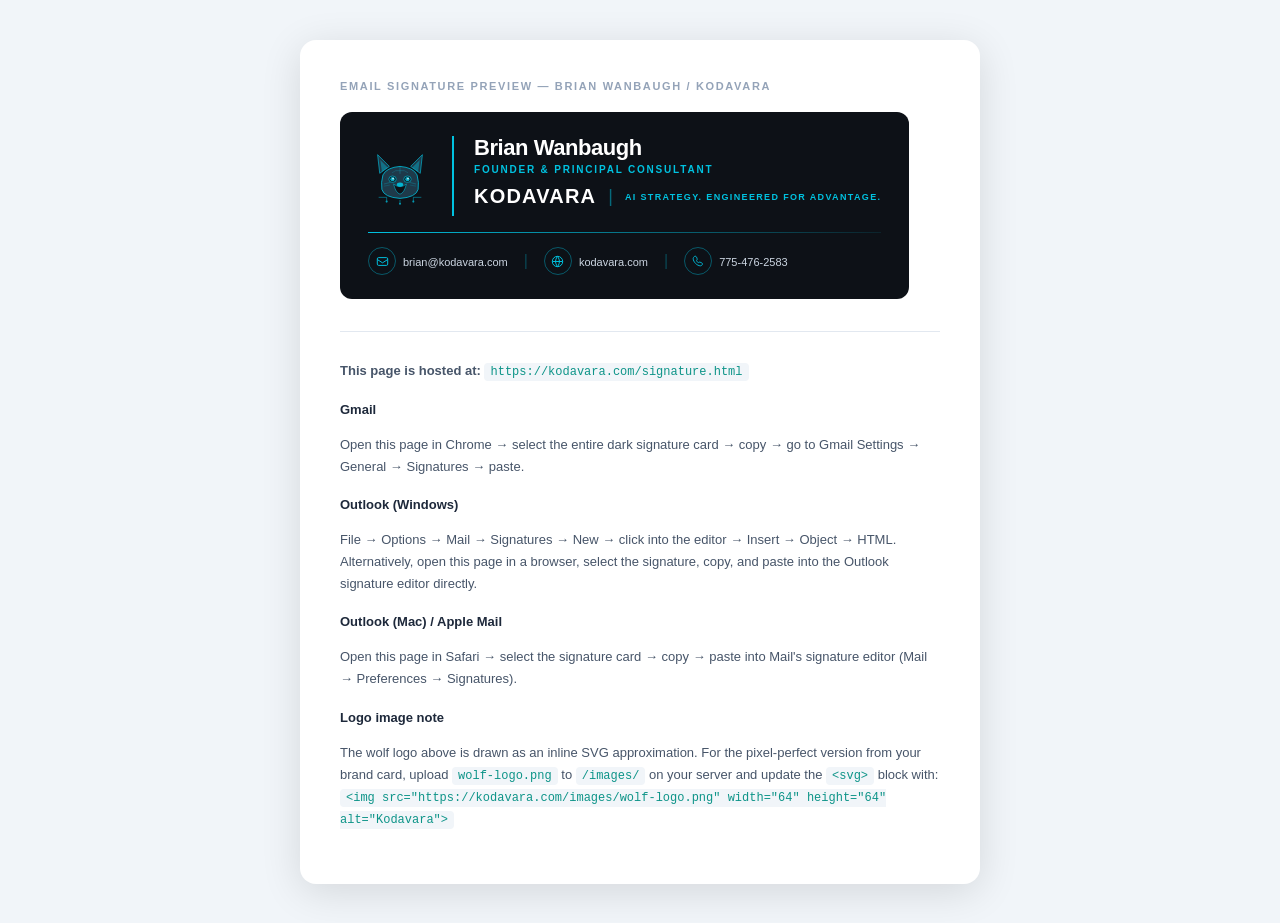
<file: signature.html>
<!DOCTYPE html>
<html lang="en" xmlns="http://www.w3.org/1999/xhtml">
<head>
  <meta charset="UTF-8" />
  <meta name="viewport" content="width=device-width, initial-scale=1.0" />
  <meta http-equiv="X-UA-Compatible" content="IE=edge" />
  <title>Brian Wanbaugh — Kodavara Email Signature</title>
  <!--
    KODAVARA EMAIL SIGNATURE
    ========================
    Hosted at: https://kodavara.com/signature.html
    (or wherever you deploy this site)

    HOW TO USE IN EMAIL CLIENTS:
    ─────────────────────────────
    OUTLOOK (Windows):
      File → Options → Mail → Signatures → New
      Paste the HTML using the "Insert as HTML" option or
      copy the rendered page from a browser and paste into
      the signature editor.

    GMAIL:
      Settings → See all settings → General → Signature
      Copy the rendered signature from a browser and paste.
      (Gmail strips <style> blocks — table-based layout below is email-safe)

    APPLE MAIL:
      Preferences → Signatures → drag an .html file in,
      or copy from browser and paste.

    INLINE IMAGE NOTE:
      The wolf logo below uses an SVG drawn inline so it
      renders without external image hosting. If you prefer
      to use the actual logo image file, replace the SVG
      with: <img src="https://kodavara.com/images/wolf-logo.png"
                  width="64" height="64" alt="Kodavara" />

    COLORS:
      Navy bg:   #0D1117
      Cyan:      #00C2E0  (primary accent from your brand card)
      White:     #FFFFFF
      Light gray: #94A3B8
  -->
  <style>
    /* Reset for email rendering */
    body, html {
      margin: 0;
      padding: 0;
      background: transparent;
      font-family: Arial, Helvetica, sans-serif;
      -webkit-font-smoothing: antialiased;
    }
    * { box-sizing: border-box; }
    a { text-decoration: none; }
    img { border: 0; display: block; }

    /* Signature container — transparent bg so it sits on any email bg */
    .sig-wrap {
      display: inline-block;
      max-width: 600px;
      width: 100%;
    }

    /* Preview page wrapper (only visible when loaded in browser) */
    .preview-page {
      min-height: 100vh;
      background: #F1F5F9;
      display: flex;
      align-items: center;
      justify-content: center;
      padding: 40px 20px;
      font-family: Arial, Helvetica, sans-serif;
    }
    .preview-card {
      background: white;
      border-radius: 16px;
      padding: 40px;
      box-shadow: 0 8px 40px rgba(0,0,0,0.12);
      max-width: 680px;
      width: 100%;
    }
    .preview-label {
      font-size: 11px;
      font-weight: 700;
      letter-spacing: 0.15em;
      text-transform: uppercase;
      color: #94A3B8;
      margin-bottom: 20px;
    }
    .preview-divider {
      height: 1px;
      background: #E2E8F0;
      margin: 28px 0;
    }
    .instructions {
      font-size: 13px;
      color: #475569;
      line-height: 1.7;
    }
    .instructions h3 {
      font-size: 13px;
      font-weight: 700;
      color: #1E293B;
      margin: 16px 0 6px;
    }
    .instructions code {
      background: #F1F5F9;
      padding: 2px 6px;
      border-radius: 4px;
      font-size: 12px;
      font-family: monospace;
      color: #0D9488;
    }
  </style>
</head>
<body>

<div class="preview-page">
  <div class="preview-card">
    <div class="preview-label">Email Signature Preview — Brian Wanbaugh / Kodavara</div>

    <!-- ============================================================
         THE ACTUAL SIGNATURE — table-based for email client compat
    ============================================================ -->
    <div class="sig-wrap">
      <!--[if mso]><table role="presentation" cellspacing="0" cellpadding="0" border="0"><tr><td><![endif]-->
      <table role="presentation" cellspacing="0" cellpadding="0" border="0"
             style="background:#0D1117; border-radius:12px; overflow:hidden; width:100%; max-width:560px; font-family:Arial,Helvetica,sans-serif;">
        <tr>
          <td style="padding:24px 28px;">

            <!-- TOP ROW: Logo + Name/Title -->
            <table role="presentation" cellspacing="0" cellpadding="0" border="0" style="width:100%;">
              <tr>
                <!-- Wolf Logo (inline SVG — replace src with img tag if you have the PNG hosted) -->
                <td style="width:72px; vertical-align:middle; padding-right:20px;">
                  <svg width="64" height="64" viewBox="0 0 120 120" fill="none" xmlns="http://www.w3.org/2000/svg" style="display:block;">
                    <!-- Circuit board base lines -->
                    <line x1="20" y1="100" x2="35" y2="100" stroke="#00C2E0" stroke-width="1.5" opacity="0.6"/>
                    <line x1="35" y1="100" x2="35" y2="108" stroke="#00C2E0" stroke-width="1.5" opacity="0.6"/>
                    <line x1="85" y1="100" x2="100" y2="100" stroke="#00C2E0" stroke-width="1.5" opacity="0.6"/>
                    <line x1="85" y1="100" x2="85" y2="108" stroke="#00C2E0" stroke-width="1.5" opacity="0.6"/>
                    <line x1="60" y1="105" x2="60" y2="112" stroke="#00C2E0" stroke-width="1.5" opacity="0.6"/>
                    <circle cx="35" cy="108" r="2" fill="#00C2E0" opacity="0.7"/>
                    <circle cx="85" cy="108" r="2" fill="#00C2E0" opacity="0.7"/>
                    <circle cx="60" cy="112" r="2" fill="#00C2E0" opacity="0.7"/>
                    <!-- Left ear -->
                    <path d="M22 55 L18 20 L40 42 Z" fill="#1E3A4A" stroke="#00C2E0" stroke-width="1.2"/>
                    <path d="M26 52 L23 30 L37 44 Z" fill="#00C2E0" opacity="0.4"/>
                    <!-- Right ear -->
                    <path d="M98 55 L102 20 L80 42 Z" fill="#1E3A4A" stroke="#00C2E0" stroke-width="1.2"/>
                    <path d="M94 52 L97 30 L83 44 Z" fill="#00C2E0" opacity="0.4"/>
                    <!-- Head shape -->
                    <path d="M28 58 Q24 72 26 85 Q30 100 60 102 Q90 100 94 85 Q96 72 92 58 Q85 44 60 42 Q35 44 28 58 Z" fill="#1E3A4A" stroke="#00C2E0" stroke-width="1.5"/>
                    <!-- Snout -->
                    <path d="M48 75 Q60 85 72 75 Q68 92 60 94 Q52 92 48 75 Z" fill="#0D1117" stroke="#00C2E0" stroke-width="1"/>
                    <!-- Nose -->
                    <ellipse cx="60" cy="76" rx="6" ry="4" fill="#00C2E0" opacity="0.9"/>
                    <!-- Eyes -->
                    <ellipse cx="46" cy="66" rx="7" ry="6" fill="#0D1117" stroke="#00C2E0" stroke-width="1.2"/>
                    <ellipse cx="74" cy="66" rx="7" ry="6" fill="#0D1117" stroke="#00C2E0" stroke-width="1.2"/>
                    <ellipse cx="46" cy="66" rx="4" ry="4" fill="#00C2E0" opacity="0.85"/>
                    <ellipse cx="74" cy="66" rx="4" ry="4" fill="#00C2E0" opacity="0.85"/>
                    <circle cx="47" cy="65" r="1.5" fill="white" opacity="0.9"/>
                    <circle cx="75" cy="65" r="1.5" fill="white" opacity="0.9"/>
                    <!-- Forehead circuit lines -->
                    <line x1="60" y1="42" x2="60" y2="56" stroke="#00C2E0" stroke-width="1" opacity="0.5"/>
                    <line x1="52" y1="50" x2="68" y2="50" stroke="#00C2E0" stroke-width="1" opacity="0.4"/>
                    <line x1="45" y1="54" x2="52" y2="50" stroke="#00C2E0" stroke-width="1" opacity="0.35"/>
                    <line x1="75" y1="54" x2="68" y2="50" stroke="#00C2E0" stroke-width="1" opacity="0.35"/>
                    <!-- Cheek marks -->
                    <line x1="30" y1="75" x2="42" y2="72" stroke="#00C2E0" stroke-width="1" opacity="0.5"/>
                    <line x1="30" y1="79" x2="41" y2="77" stroke="#00C2E0" stroke-width="1" opacity="0.35"/>
                    <line x1="90" y1="75" x2="78" y2="72" stroke="#00C2E0" stroke-width="1" opacity="0.5"/>
                    <line x1="90" y1="79" x2="79" y2="77" stroke="#00C2E0" stroke-width="1" opacity="0.35"/>
                  </svg>
                </td>

                <!-- Name + Title + Company -->
                <td style="vertical-align:middle; border-left:2px solid #00C2E0; padding-left:20px;">
                  <div style="font-size:22px; font-weight:700; color:#FFFFFF; letter-spacing:-0.02em; line-height:1.1; margin-bottom:4px;">
                    Brian Wanbaugh
                  </div>
                  <div style="font-size:10px; font-weight:700; letter-spacing:0.18em; text-transform:uppercase; color:#00C2E0; margin-bottom:10px;">
                    Founder &amp; Principal Consultant
                  </div>
                  <!-- Divider line -->
                  <table role="presentation" cellspacing="0" cellpadding="0" border="0" style="margin-bottom:8px;">
                    <tr>
                      <td style="font-size:20px; font-weight:800; letter-spacing:0.06em; color:#FFFFFF;">
                        KODAVARA
                      </td>
                      <td style="padding:0 12px; color:#00C2E0; font-size:18px; opacity:0.5;">|</td>
                      <td style="font-size:9px; font-weight:600; letter-spacing:0.15em; text-transform:uppercase; color:#00C2E0; white-space:nowrap;">
                        AI Strategy. Engineered for Advantage.
                      </td>
                    </tr>
                  </table>
                </td>
              </tr>
            </table>

            <!-- DIVIDER -->
            <table role="presentation" cellspacing="0" cellpadding="0" border="0" style="width:100%; margin:16px 0 14px;">
              <tr>
                <td style="height:1px; background:linear-gradient(to right,#00C2E0,rgba(0,194,224,0.1)); font-size:0; line-height:0;">&nbsp;</td>
              </tr>
            </table>

            <!-- CONTACT INFO ROW -->
            <table role="presentation" cellspacing="0" cellpadding="0" border="0">
              <tr>
                <!-- Email -->
                <td style="padding-right:16px; white-space:nowrap;">
                  <table role="presentation" cellspacing="0" cellpadding="0" border="0">
                    <tr>
                      <td style="padding-right:7px; vertical-align:middle;">
                        <div style="width:28px; height:28px; border-radius:50%; border:1px solid rgba(0,194,224,0.4); display:inline-flex; align-items:center; justify-content:center; text-align:center; line-height:28px;">
                          <svg width="13" height="13" viewBox="0 0 20 20" fill="none" xmlns="http://www.w3.org/2000/svg" style="display:inline-block;vertical-align:middle;">
                            <rect x="2" y="4" width="16" height="12" rx="2" stroke="#00C2E0" stroke-width="1.5"/>
                            <path d="M2 7L10 12L18 7" stroke="#00C2E0" stroke-width="1.5"/>
                          </svg>
                        </div>
                      </td>
                      <td style="vertical-align:middle;">
                        <a href="mailto:brian@kodavara.com"
                           style="font-size:11px; color:#CBD5E1; text-decoration:none; font-family:Arial,Helvetica,sans-serif;">
                          brian@kodavara.com
                        </a>
                      </td>
                    </tr>
                  </table>
                </td>

                <!-- Separator -->
                <td style="padding-right:16px; color:rgba(0,194,224,0.3); font-size:16px;">|</td>

                <!-- Website -->
                <td style="padding-right:16px; white-space:nowrap;">
                  <table role="presentation" cellspacing="0" cellpadding="0" border="0">
                    <tr>
                      <td style="padding-right:7px; vertical-align:middle;">
                        <div style="width:28px; height:28px; border-radius:50%; border:1px solid rgba(0,194,224,0.4); display:inline-flex; align-items:center; justify-content:center; text-align:center; line-height:28px;">
                          <svg width="13" height="13" viewBox="0 0 20 20" fill="none" xmlns="http://www.w3.org/2000/svg" style="display:inline-block;vertical-align:middle;">
                            <circle cx="10" cy="10" r="8" stroke="#00C2E0" stroke-width="1.5"/>
                            <path d="M10 2C10 2 7 6 7 10s3 8 3 8M10 2c0 0 3 4 3 8s-3 8-3 8M2 10h16" stroke="#00C2E0" stroke-width="1.5"/>
                          </svg>
                        </div>
                      </td>
                      <td style="vertical-align:middle;">
                        <a href="https://kodavara.com"
                           style="font-size:11px; color:#CBD5E1; text-decoration:none; font-family:Arial,Helvetica,sans-serif;">
                          kodavara.com
                        </a>
                      </td>
                    </tr>
                  </table>
                </td>

                <!-- Separator -->
                <td style="padding-right:16px; color:rgba(0,194,224,0.3); font-size:16px;">|</td>

                <!-- Phone -->
                <td style="white-space:nowrap;">
                  <table role="presentation" cellspacing="0" cellpadding="0" border="0">
                    <tr>
                      <td style="padding-right:7px; vertical-align:middle;">
                        <div style="width:28px; height:28px; border-radius:50%; border:1px solid rgba(0,194,224,0.4); display:inline-flex; align-items:center; justify-content:center; text-align:center; line-height:28px;">
                          <svg width="12" height="12" viewBox="0 0 20 20" fill="none" xmlns="http://www.w3.org/2000/svg" style="display:inline-block;vertical-align:middle;">
                            <path d="M3 3.5C3 3.5 4 2 5.5 2c.8 0 1.5.6 2 1.5L8.5 6C9 7 8.5 8 8 8.5c-.5.5-.5 1 .5 2.5s2 2 2.5 1.5c.5-.5 1.5-1 2.5-.5l2.5 1c.9.5 1.5 1.2 1.5 2C17.5 16 16 18 14 18 8.5 18 2 11.5 2 6c0-2 1.5-2.5 1-2.5Z" stroke="#00C2E0" stroke-width="1.5"/>
                          </svg>
                        </div>
                      </td>
                      <td style="vertical-align:middle;">
                        <a href="tel:+17754762583"
                           style="font-size:11px; color:#CBD5E1; text-decoration:none; font-family:Arial,Helvetica,sans-serif;">
                          775-476-2583
                        </a>
                      </td>
                    </tr>
                  </table>
                </td>
              </tr>
            </table>

          </td>
        </tr>
      </table>
      <!--[if mso]></td></tr></table><![endif]-->
    </div>
    <!-- END SIGNATURE -->

    <div class="preview-divider"></div>

    <div class="instructions">
      <p><strong>This page is hosted at:</strong> <code>https://kodavara.com/signature.html</code></p>

      <h3>Gmail</h3>
      <p>Open this page in Chrome → select the entire dark signature card → copy → go to Gmail Settings → General → Signatures → paste.</p>

      <h3>Outlook (Windows)</h3>
      <p>File → Options → Mail → Signatures → New → click into the editor → Insert → Object → HTML. Alternatively, open this page in a browser, select the signature, copy, and paste into the Outlook signature editor directly.</p>

      <h3>Outlook (Mac) / Apple Mail</h3>
      <p>Open this page in Safari → select the signature card → copy → paste into Mail's signature editor (Mail → Preferences → Signatures).</p>

      <h3>Logo image note</h3>
      <p>The wolf logo above is drawn as an inline SVG approximation. For the pixel-perfect version from your brand card, upload <code>wolf-logo.png</code> to <code>/images/</code> on your server and update the <code>&lt;svg&gt;</code> block with: <code>&lt;img src="https://kodavara.com/images/wolf-logo.png" width="64" height="64" alt="Kodavara"&gt;</code></p>
    </div>
  </div>
</div>

</body>
</html>
</file>
